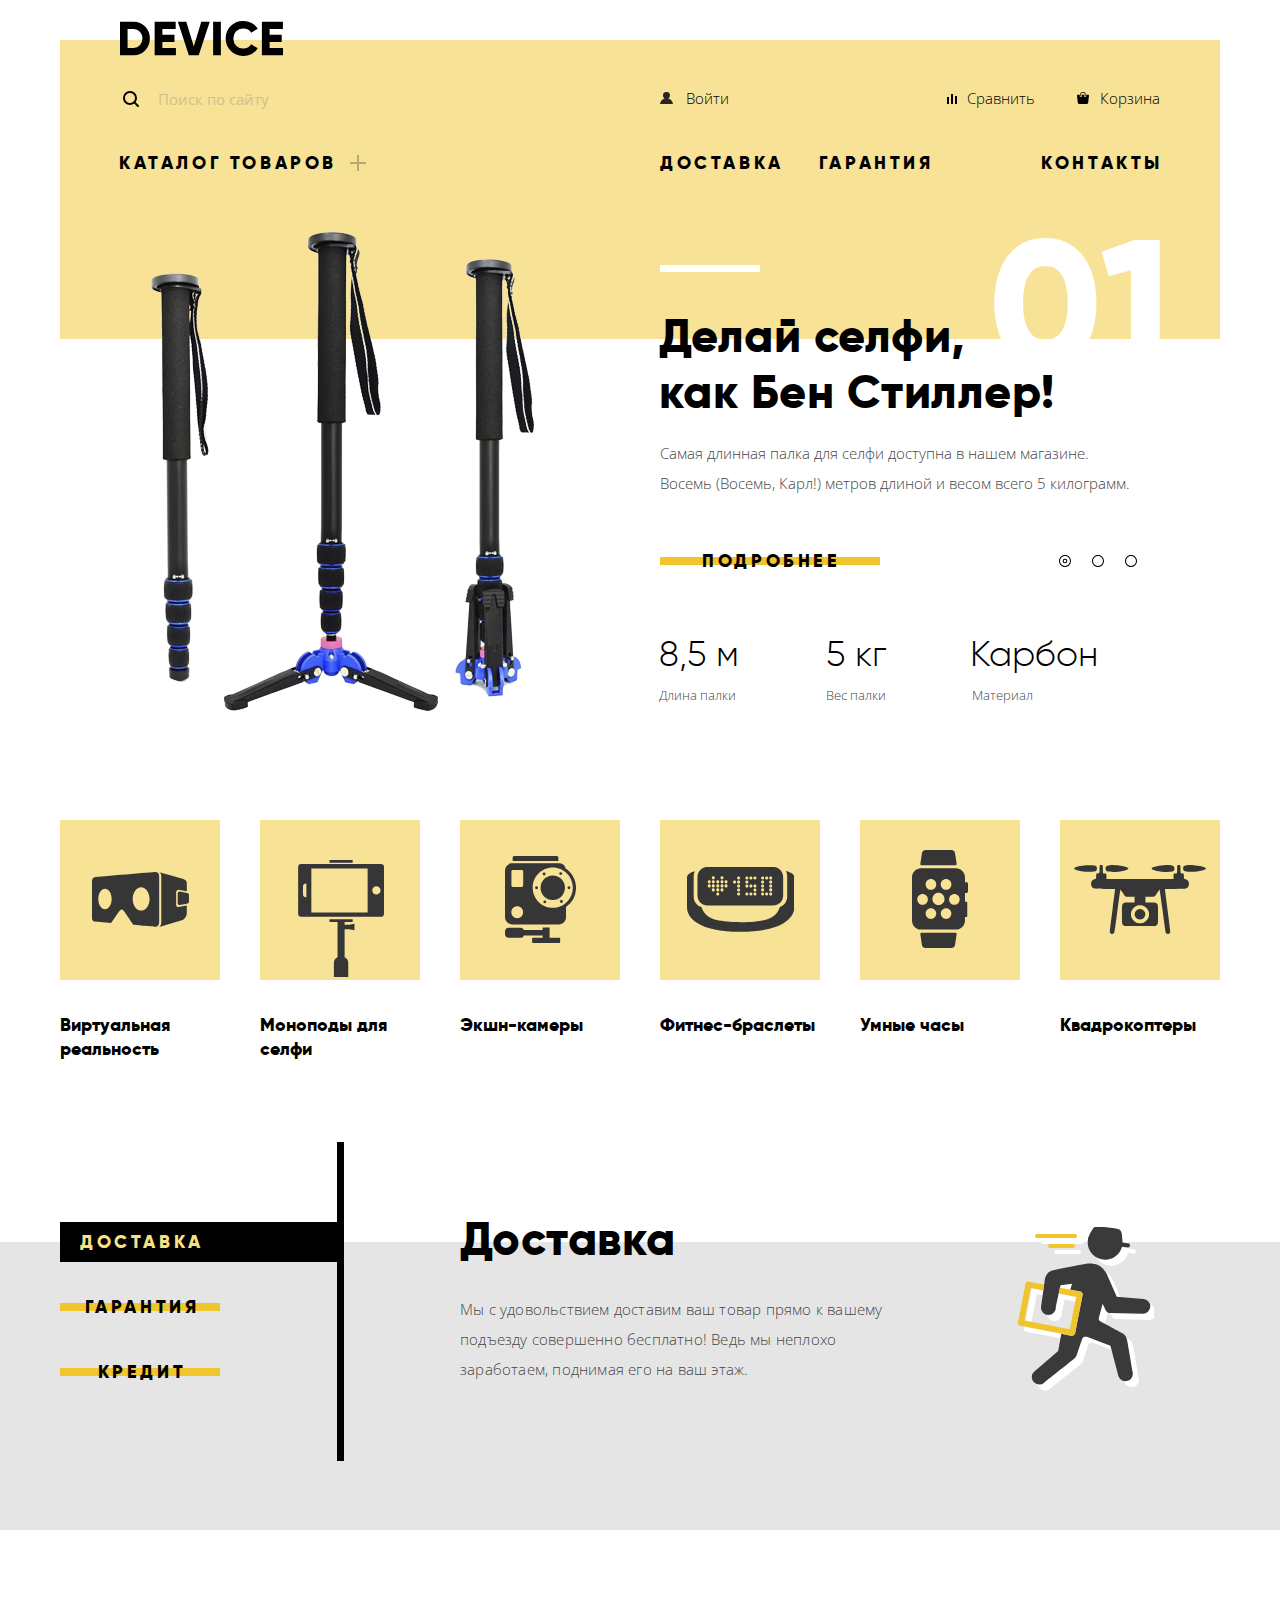
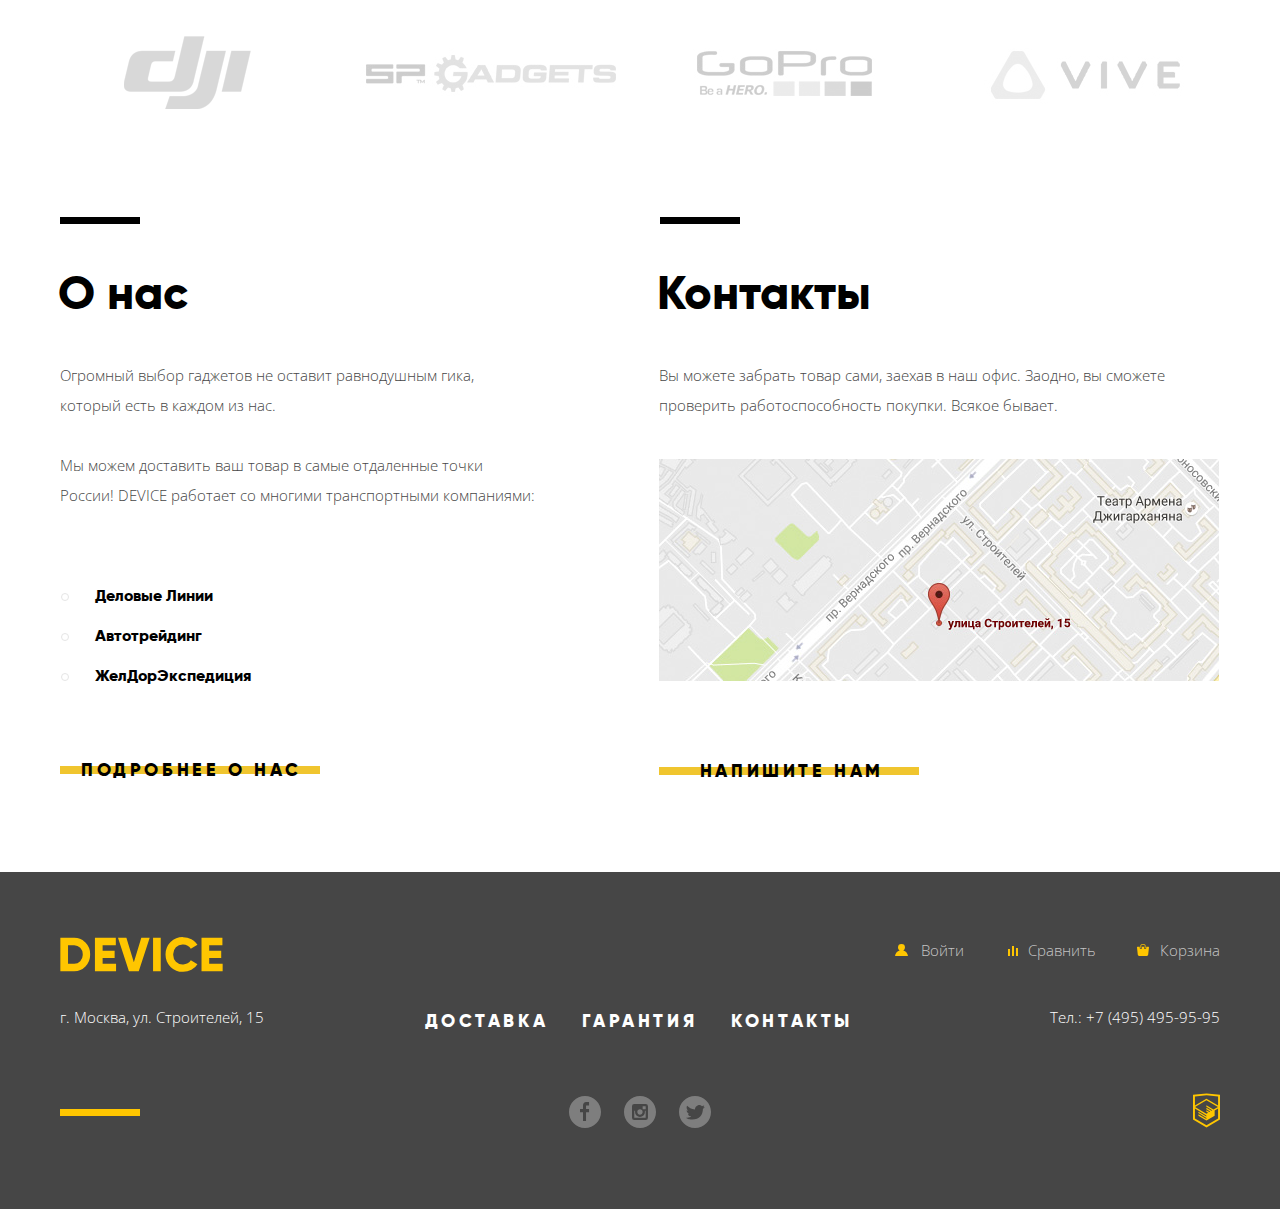
<file: index.html>
<!DOCTYPE html>
<html lang="ru">

<head>
  <meta charset="utf-8">
  <title>HTML Academy: Девайс</title>
  <link href="https://fonts.googleapis.com/css?family=Open+Sans:300,400&amp;subset=cyrillic" rel="stylesheet">
  <link rel="stylesheet" href="css/normalize.css">
  <link rel="stylesheet" href="css/style-min.css">
</head>

<body>
  <div class="container">
    <header class="main-header">
      <div class="main-header-column-left">
        <a class="main-header-logo main-header-logo-index">
          <img src="img/main-header-logo.svg" alt="Логотип сайта Девайс" width="163" height="35">
        </a>
        <form class="main-header-site-search" action="https://echo.htmlacademy.ru" method="post">
          <div class="main-header-site-search-input-box">
            <input class="main-header-site-search-input" type="text" name="search" placeholder="Поиск по сайту">
            <button type="submit" class="main-header-site-search-btn">Найти</button>
          </div>
        </form>
        <div class="main-header-catalog">
          <a href="catalog.html" class="main-header-navigation-catalog-btn">Каталог товаров</a>
          <div class="main-header-catalog-navigation-wrapper">
            <ul class="main-header-catalog-navigation main-header-catalog-navigation-1">
              <li class="main-header-catalog-navigation-item">
                <a href="vr-catalog" class="main-header-catalog-navigation-link">Виртуальная реальность</a>
              </li>
              <li class="main-header-catalog-navigation-item">
                <a href="selfie-catalog" class="main-header-catalog-navigation-link">Моноподы для селфи</a>
              </li>
              <li class="main-header-catalog-navigation-item">
                <a href="cameras-catalog" class="main-header-catalog-navigation-link">Экшн-камеры</a>
              </li>
            </ul>
            <ul class="main-header-catalog-navigation main-header-catalog-navigation-2">
              <li class="main-header-catalog-navigation-item">
                <a href="menu-catalog" class="main-header-catalog-navigation-link">Фитнес-браслеты</a>
              </li>
              <li class="main-header-catalog-navigation-item">
                <a href="watch-catalog" class="main-header-catalog-navigation-link">Умные часы</a>
              </li>
            </ul>
            <ul class="main-header-catalog-navigation main-header-catalog-navigation-3">
              <li class="main-header-catalog-navigation-item">
                <a href="copters-catalog" class="main-header-catalog-navigation-link">Квадрокоптеры</a>
              </li>
            </ul>
          </div>
        </div>
      </div>
      <nav class="main-navigation">
        <ul class="main-header-user-menu">
          <li class="main-header-user-menu-item main-header-user-menu-item-checkin">
            <a href="#" class="main-header-user-menu-link main-header-user-menu-link-checkin">Войти</a>
          </li>
          <li class="main-header-user-menu-item main-header-user-menu-item-compare">
            <a href="#" class="main-header-user-menu-link main-header-user-menu-link-compare">Сравнить</a>
          </li>
          <li class="main-header-user-menu-item main-header-user-menu-item-basket">
            <a href="#" class="main-header-user-menu-link main-header-user-menu-link-basket">Корзина</a>
          </li>
        </ul>
        <ul class="main-header-site-menu">
          <li class="main-header-site-menu-item">
            <a href="/delivery.html" class="main-header-site-menu-link">Доставка</a>
          </li>
          <li class="main-header-site-menu-item">
            <a href="/warranty.html" class="main-header-site-menu-link">Гарантия</a>
          </li>
          <li class="main-header-site-menu-item">
            <a href="/Contacts.html" class="main-header-site-menu-link">Контакты</a>
          </li>
        </ul>
      </nav>
    </header>
  </div>
  <main>
    <h1 class="visually-hidden">DEVICE</h1>
    <div class="container">
      <section class="main-promo">
        <h2 class="visually-hidden">Промо</h2>
        <ul class="promo-item-list">
          <li class="promo-item promo-item-1 current">
            <div class="promo-column-left">
              <img class="promo-item-image" src="img/slider-1-png.png" alt="Селфи палка" width="384" height="486">
            </div>
            <div class="promo-column-right">
              <h3 class="promo-item-title">Делай селфи,<br> как Бен Стиллер!</h3>
              <p class="promo-item-text">
                Самая длинная палка для селфи доступна в нашем магазине.
                Восемь (Восемь, Карл!) метров длиной и весом всего 5 килограмм.
              </p>
              <p class="promo-item-button">
                <a href="#" class="promo-item-button-link main-btn">Подробнее</a>
              </p>
              <table class="promo-item-characteristics">
                <tr class="promo-item-characteristics-name">
                  <td class="promo-item-characteristics-cell promo-item-characteristics-cell-name">8,5 м</td>
                  <td class="promo-item-characteristics-cell promo-item-characteristics-cell-name">5 кг</td>
                  <td class="promo-item-characteristics-cell promo-item-characteristics-cell-name">Карбон</td>
                </tr>
                <tr class="promo-item-characteristics-value">
                  <td class="promo-item-characteristics-cell promo-item-characteristics-cell-value">Длина палки</td>
                  <td class="promo-item-characteristics-cell promo-item-characteristics-cell-value">Вес палки</td>
                  <td class="promo-item-characteristics-cell promo-item-characteristics-cell-value">Материал</td>
                </tr>
              </table>
            </div>
          </li>
          <li class="promo-item promo-item-2">
            <div class="promo-column-left">
              <img class="promo-item-image" src="img/slider-2-png.png" alt="Фитнес-браслет" width="345" height="485">
            </div>
            <div class="promo-column-right">
              <h3 class="promo-item-title">Худеем правильно!</h3>
              <p class="promo-item-text">
                Мотивирующие фитнес-браслеты помогут найти в себе силы
                не пропускать занятия и соблюдать диету.
              </p>
              <p class="promo-item-button">
                <a href="#" class="promo-item-button-link main-btn">Подробнее</a>
              </p>
              <table class="promo-item-characteristics">
                <tr class="promo-item-characteristics-name">
                  <td class="promo-item-characteristics-cell promo-item-characteristics-cell-name">48 часов</td>
                </tr>
                <tr class="promo-item-characteristics-value">
                  <td class="promo-item-characteristics-cell promo-item-characteristics-cell-value">Без подзарядки</td>
                </tr>
              </table>
            </div>
          </li>
          <li class="promo-item promo-item-3">
            <div class="promo-column-left">
              <img class="promo-item-image" src="img/slider-3-png.png" alt="Квадрокоптер" width="526" height="334">
            </div>
            <div class="promo-column-right">
              <h3 class="promo-item-title">Порхает как бабочка, жалит как пчела!</h3>
              <p class="promo-item-text">
                Этот обычный, на первый взгляд, квадрокоптер оснащен
                мощным лазером, замаскированным под стандартную камеру.
              </p>
              <p class="promo-item-button">
                <a href="#" class="promo-item-button-link main-btn">Подробнее</a>
              </p>
              <table class="promo-item-characteristics">
                <tr class="promo-item-characteristics-name">
                  <td class="promo-item-characteristics-cell promo-item-characteristics-cell-name">800 м</td>
                  <td class="promo-item-characteristics-cell promo-item-characteristics-cell-name">50 м</td>
                </tr>
                <tr class="promo-item-characteristics-value">
                  <td class="promo-item-characteristics-cell promo-item-characteristics-cell-value">Дальность полета</td>
                  <td class="promo-item-characteristics-cell promo-item-characteristics-cell-value">Радиус поражения</td>
                </tr>
              </table>
            </div>
          </li>
        </ul>
        <p class="promo-item-pagination">
          <button type="button" class="promo-btn current"><span class="visually-hidden">1</span></button>
          <button type="button" class="promo-btn"><span class="visually-hidden">2</span></button>
          <button type="button" class="promo-btn"><span class="visually-hidden">3</span></button>
        </p>
      </section>
    </div>
    <section class="main-catalog container">
      <h2 class="visually-hidden">Каталог</h2>
      <ul class="main-catalog-list">
        <li class="main-catalog-item main-catalog-virtreal">
          <a href="vr-catalog" class="main-catalog-item-link main-catalog-item-link-virtreal">Виртуальная реальность</a>
        </li>
        <li class="main-catalog-item main-catalog-selfie">
          <a href="selfie-catalog" class="main-catalog-item-link main-catalog-item-link-selfie">Моноподы для селфи</a>
        </li>
        <li class="main-catalog-item main-catalog-cameras">
          <a href="cameras-catalog" class="main-catalog-item-link main-catalog-item-link-cameras">Экшн-камеры</a>
        </li>
        <li class="main-catalog-item main-catalog-fitnes">
          <a href="fitnes-catalog" class="main-catalog-item-link main-catalog-item-link-fitnes">Фитнес-браслеты</a>
        </li>
        <li class="main-catalog-item main-catalog-watch">
          <a href="watch-catalog" class="main-catalog-item-link main-catalog-item-link-watch">Умные часы</a>
        </li>
        <li class="main-catalog-item main-catalog-copters">
          <a href="copters-catalog" class="main-catalog-item-link main-catalog-item-link-copters">Квадрокоптеры</a>
        </li>
      </ul>
    </section>
    <section class="services">
      <h2 class="visually-hidden">Сервис</h2>
      <div class="container">
        <div class="services-wrapper">
          <ul class="services-item-list">
            <li class="services-item">
              <button type="button" class="services-button current">Доставка</button>
            </li>
            <li class="services-item">
              <button type="button" class="services-button">Гарантия</button>
            </li>
            <li class="services-item">
              <button type="button" class="services-button">Кредит</button>
            </li>
          </ul>
          <ul class="services-article-list">
            <li class="services-article services-article-delivery  current">
              <div class="services-article-title-box">
                <h3 class="services-article-title">Доставка</h3>
              </div>
              <p class="services-article-text">
                Мы с удовольствием доставим ваш товар прямо к вашему подъезду совершенно бесплатно!
                Ведь мы неплохо заработаем, поднимая его на ваш этаж.
              </p>
            </li>
            <li class="services-article services-article-warranty">
              <div class="services-article-title-box">
                <h3 class="services-article-title">Гарантия</h3>
              </div>
              <p class="services-article-text">
                Если из-за возгорания купленного у нас товара у вас сгорит дом — не переживайте,
                мы выдадим вам новый.<br>
                Товар, не дом, конечно же.
              </p>
            </li>
            <li class="services-article services-article-credit">
              <div class="services-article-title-box">
                <h3 class="services-article-title">Кредит</h3>
              </div>
              <p class="services-article-text">
                Залезть в долговую яму стало проще! Кредитные консультанты подберут для вас наиболее выгодные
                условия кредита. Выгодные для нашего банка, разумеется.
              </p>
            </li>
          </ul>
        </div>
      </div>
    </section>
    <section class="main-brand-section container">
      <h2 class="visually-hidden">Бренды</h2>
      <ul class="main-brand-item-list">
        <li class="main-brand-item">
          <a class="main-brand-link main-brand-link-dji" href="#">
            <img src="img/logo-dji-mono.png" alt="Логотип Dji" width="260" height="100">
          </a>
        </li>
        <li class="main-brand-item">
          <a class="main-brand-link main-brand-link-sp-gadgets" href="#">
            <img src="img/logo-sp-gadgets-mono.png" alt="Логотип Sp gadgets" width="260" height="100">
          </a>
        </li>
        <li class="main-brand-item">
          <a class="main-brand-link main-brand-link-gopro" href="#">
            <img src="img/logo-gopro-mono.png" alt="Логотип GoPro" width="260" height="100">
          </a>
        </li>
        <li class="main-brand-item">
          <a class="main-brand-link main-brand-link-vive" href="#">
            <img src="img/logo-vive-mono.png" alt="Логотип Vive" width="260" height="100">
          </a>
        </li>
      </ul>
    </section>
    <section class="main-info container">
      <div class="main-info-wrapper">
        <div class="main-info-text">
          <h2 class="main-info-title">О нас</h2>
          <p class="main-info-text-about">
            Огромный выбор гаджетов не оставит равнодушным гика,
            который есть в каждом из нас.
          </p>
          <p class="main-info-text-delivery">
            Мы можем доставить ваш товар в самые отдаленные точки России! DEVICE работает со многими транспортными компаниями:
          </p>
          <ul class="main-info-text-list">
            <li class="main-info-text-list-item">Деловые Линии</li>
            <li class="main-info-text-list-item">Автотрейдинг</li>
            <li class="main-info-text-list-item">ЖелДорЭкспедиция</li>
          </ul>
          <a href="#" class="main-info-button-text main-btn">Подробнее о нас</a>
        </div>
        <div class="main-info-contacts">
          <h2 class="main-contacts-title">Контакты</h2>
          <p class="main-contacts-text">
            Вы можете забрать товар сами, заехав в наш офис.
            Заодно, вы сможете проверить работоспособность покупки. Всякое бывает.
          </p>
          <div class="main-map-button-box">
            <a href="map" class="main-map-button">
              <img src="img/map-jpg.jpg" width="560" height="222" alt="Улица строителей дом 15 на карте">
            </a>
          </div>
          <a href="feedback" class="main-info-contacts-button main-btn">Напишите нам</a>
        </div>
      </div>
    </section>
  </main>
  <footer class="main-footer">
    <div class="container">
      <div class="main-footer-wrapper">
        <div class="main-footer-line main-footer-line-1">
          <a href="/" class="main-footer-logo">
            <img src="img/logo-device-footer.svg" alt="Логотип сайта Девайс" width="163" height="35">
          </a>
          <ul class="main-footer-user-menu">
            <li class="main-footer-user-menu-item main-footer-user-menu-item-checkin">
              <a href="#" class="main-footer-user-menu-link main-footer-user-menu-link-checkin">Войти</a>
            </li>
            <li class="main-footer-user-menu-item main-footer-user-menu-item-compare">
              <a href="#" class="main-footer-user-menu-link main-footer-user-menu-link-compare">Сравнить</a>
            </li>
            <li class="main-footer-user-menu-item main-footer-user-menu-item-basket">
              <a href="#" class="main-footer-user-menu-link main-footer-user-menu-link-basket">Корзина</a>
            </li>
          </ul>
        </div>
        <div class="main-footer-line main-footer-line-2">
          <p class="main-footer-address">
            г. Москва, ул. Строителей, 15
          </p>
          <ul class="main-footer-site-menu">
            <li class="main-footer-site-menu-item">
              <a href="/delivery.html" class="main-footer-site-menu-link">Доставка</a>
            </li>
            <li class="main-footer-site-menu-item">
              <a href="/warranty.html" class="main-footer-site-menu-link">Гарантия</a>
            </li>
            <li class="main-footer-site-menu-item">
              <a href="/Contacts.html" class="main-footer-site-menu-link">Контакты</a>
            </li>
          </ul>
          <p class="main-footer-tel">
            Тел.: +7 (495) 495-95-95
          </p>
        </div>
        <div class="main-footer-line main-footer-line-3">
          <ul class="main-footer-social-list">
            <li class="social-item">
              <a class="main-footer-social-button social-faceb" href="#">
                <span class="visually-hidden">Фейсбук</span>
                <img src="img/fb.svg" alt="наш Фейсбук" width="32" height="32">
              </a>
            </li>
            <li class="social-item">
              <a class="main-footer-social-button social-insta" href="#">
                <span class="visually-hidden">Инстаграм</span>
                <img src="img/instagram.svg" alt="наш Инстаграм" width="32" height="32">
              </a>
            </li>
            <li class="social-item">
              <a class="main-footer-social-button social-twitter" href="#">
                <span class="visually-hidden">Твиттер</span>
                <img src="img/twitter.svg" alt="наш Твиттер" width="32" height="32">
              </a>
            </li>
          </ul>
          <div class="main-footer-copyright">
            <a class="mainfooter-copyright-button" href="https://htmlacademy.ru">
              <span class="visually-hidden">HTML Academy</span>
              <img src="img/logo-html.svg" alt="лого HTML Academy" width="27" height="35">
            </a>
          </div>
        </div>
      </div>
    </div>
  </footer>
  <section class="map-popup">
    <h2 class="visually-hidden">Карта</h2>
    <iframe src="https://www.google.com/maps/embed?pb=!1m18!1m12!1m3!1d1590.3808076039327!2d37.528803139013576!3d55.68658661269731!2m3!1f0!2f0!3f0!3m2!1i1024!2i768!4f13.1!3m3!1m2!1s0x46b54cf65f5c8955%3A0x694710ccd55501e!2z0YPQuy4g0KHRgtGA0L7QuNGC0LXQu9C10LksIDE1LCDQnNC-0YHQutCy0LAsIDExOTMxMQ!5e0!3m2!1sru!2sru!4v1553439044206"
      width="960" height="559" allowfullscreen class="iframe-map"></iframe>
    <img class="map-popup-img visually-hidden" src="img/map-popup.png" width="960" height="559" alt="Улица строителей дом 15 на карте">
    <button type="button" class="popup-close-btn popup-close-btn-map"><span class="visually-hidden">Закрыть</span></button>
  </section>
  <div class="map-popup-close-box"></div>
  <section class="feedback-popup">
    <h2 class="visually-hidden">Обратная связь</h2>
    <form class="feedback-form" action="https://echo.htmlacademy.ru" method="post">
      <div class="feedback-form-fullname-box">
        <label for="feedback-form-name" class="fullname-label">Ваше имя:</label>
        <input type="text" name="fullname" id="feedback-form-name" placeholder="Имя Фамилия" class="fullname-input">
      </div>
      <div class="feedback-form-email-box">
        <label for="feedback-form-email" class="email-label">Ваш e-mail:</label>
        <input type="email" name="email" id="feedback-form-email" placeholder="email@example.com" class="email-input">
      </div>
      <div class="feedback-form-textarea-box">
        <label for="feedback-form-textarea" class="textarea-label">Текст письма:</label>
        <textarea name="text" rows="6" cols="80" id="feedback-form-textarea" placeholder="В свободной форме" class="feedback-textarea"></textarea>
      </div>
      <div class="feedback-form-btn-box">
        <button type="submit" class="main-btn feedback-form-btn">Отправить</button>
      </div>
    </form>
    <button type="button" class="popup-close-btn popup-close-btn-feedback"><span class="visually-hidden">Закрыть</span></button>
  </section>
  <div class="feedback-popup-close-box"></div>
  <script src="js/main-min.js"></script>
</body>

</html>
</file>
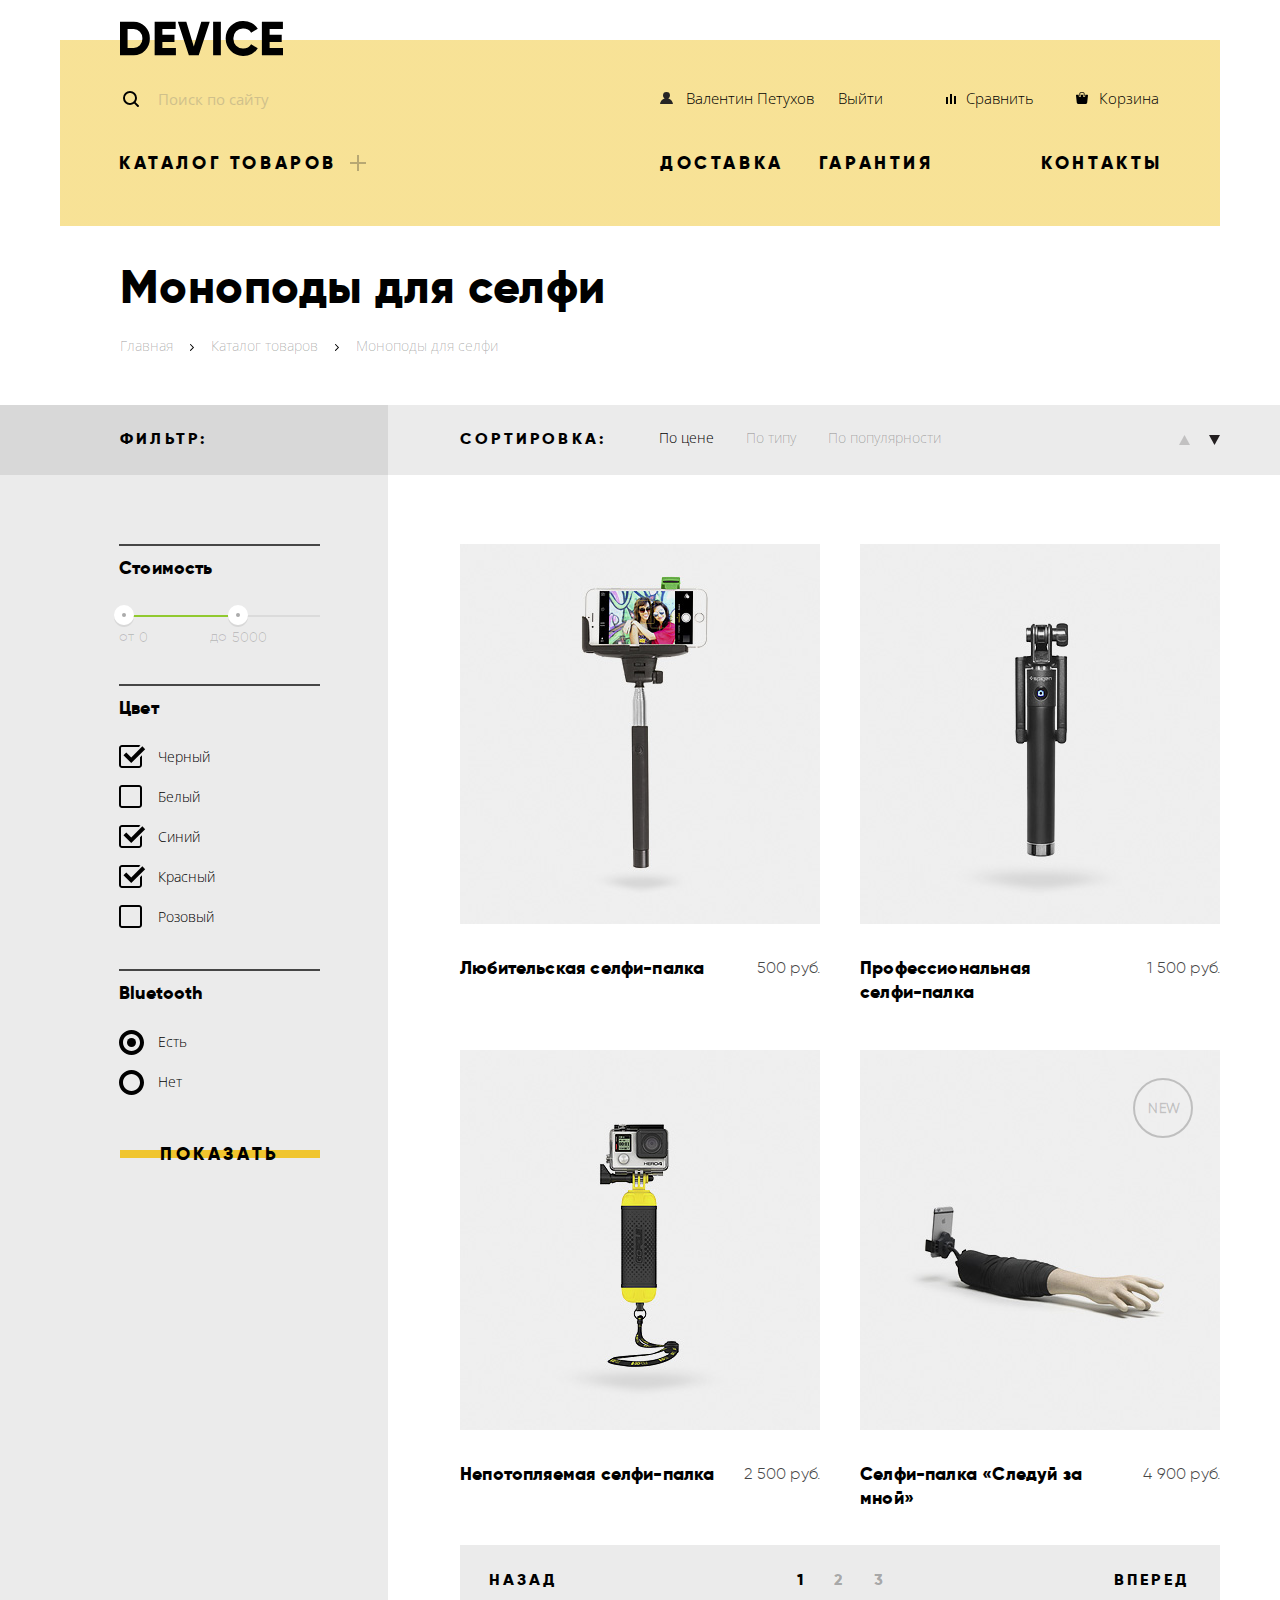
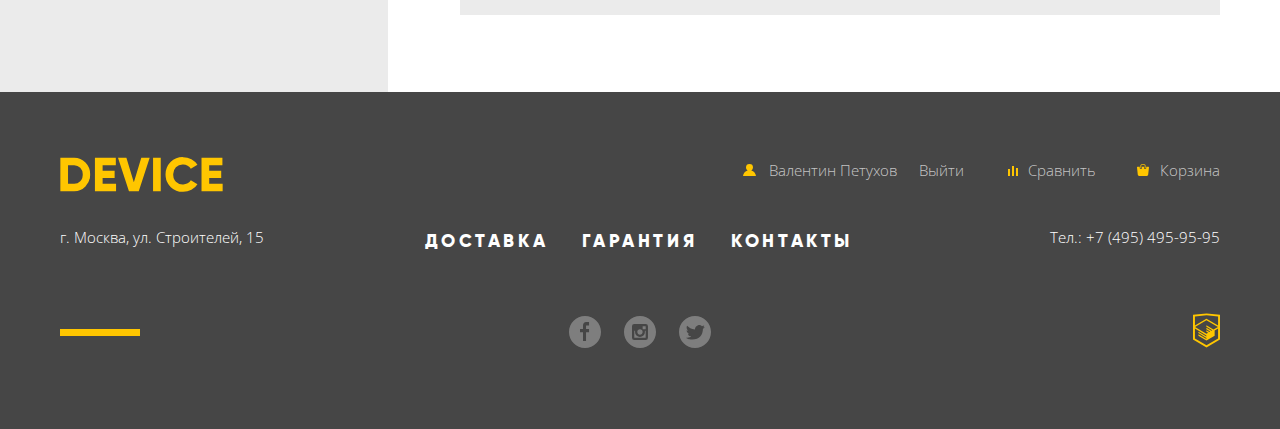
<file: catalog.html>
<!DOCTYPE html>
<html lang="ru">

<head>
  <meta charset="utf-8">
  <title>HTML Academy: Девайс</title>
  <link href="https://fonts.googleapis.com/css?family=Open+Sans:300,400&amp;subset=cyrillic" rel="stylesheet">
  <link rel="stylesheet" href="css/normalize.css">
  <link rel="stylesheet" href="css/style-min.css">
</head>

<body>
  <div class="container">
    <header class="main-header">
      <div class="main-header-column-left">
        <a href="index.html" class="main-header-logo">
          <img src="img/main-header-logo.svg" alt="Логотип сайта Девайс" width="163" height="35">
        </a>
        <form class="main-header-site-search" action="https://echo.htmlacademy.ru" method="post">
          <div class="main-header-site-search-input-box">
            <input class="main-header-site-search-input" type="text" name="search" placeholder="Поиск по сайту">
            <button type="submit" class="main-header-site-search-btn">Найти</button>
          </div>
        </form>
        <div class="main-header-catalog">
          <a class="main-header-navigation-catalog-btn">Каталог товаров</a>
          <div class="main-header-catalog-navigation-wrapper">
            <ul class="main-header-catalog-navigation main-header-catalog-navigation-1">
              <li class="main-header-catalog-navigation-item">
                <a href="vr-catalog" class="main-header-catalog-navigation-link">Виртуальная реальность</a>
              </li>
              <li class="main-header-catalog-navigation-item">
                <a href="selfie-catalog" class="main-header-catalog-navigation-link">Моноподы для селфи</a>
              </li>
              <li class="main-header-catalog-navigation-item">
                <a href="cameras-catalog" class="main-header-catalog-navigation-link">Экшн-камеры</a>
              </li>
            </ul>
            <ul class="main-header-catalog-navigation main-header-catalog-navigation-2">
              <li class="main-header-catalog-navigation-item">
                <a href="menu-catalog" class="main-header-catalog-navigation-link">Фитнес-браслеты</a>
              </li>
              <li class="main-header-catalog-navigation-item">
                <a href="watch-catalog" class="main-header-catalog-navigation-link">Умные часы</a>
              </li>
            </ul>
            <ul class="main-header-catalog-navigation main-header-catalog-navigation-3">
              <li class="main-header-catalog-navigation-item">
                <a href="copters-catalog" class="main-header-catalog-navigation-link">Квадрокоптеры</a>
              </li>
            </ul>
          </div>
        </div>
      </div>
      <nav class="main-navigation">
        <ul class="main-header-user-menu">
          <li class="main-header-user-menu-item main-header-user-menu-item-login">
            <a href="#" class="main-header-user-menu-link main-header-user-menu-link-login">Валентин Петухов</a>
          </li>
          <li class="main-header-user-menu-item main-header-user-menu-item-exit">
            <a href="#" class="main-header-user-menu-link main-header-user-menu-link-exit">Выйти</a>
          </li>
          <li class="main-header-user-menu-item main-header-user-menu-item-compare">
            <a href="#" class="main-header-user-menu-link main-header-user-menu-link-compare">Сравнить</a>
          </li>
          <li class="main-header-user-menu-item main-header-user-menu-item-basket">
            <a href="#" class="main-header-user-menu-link main-header-user-menu-link-basket">Корзина</a>
          </li>
        </ul>
        <ul class="main-header-site-menu">
          <li class="main-header-site-menu-item">
            <a href="/delivery.html" class="main-header-site-menu-link">Доставка</a>
          </li>
          <li class="main-header-site-menu-item">
            <a href="/warranty.html" class="main-header-site-menu-link">Гарантия</a>
          </li>
          <li class="main-header-site-menu-item">
            <a href="/Contacts.html" class="main-header-site-menu-link">Контакты</a>
          </li>
        </ul>
      </nav>
    </header>
  </div>
  <main>
    <div class="container">
      <div class="catalog-title-wrapper">
        <div class="catalog-title-box">
          <h1 class="catalog-title">Моноподы для селфи</h1>
        </div>
        <ul class="breadcrumbs-list">
          <li class="breadcrumbs-item"><a href="#" class="breadcrumbs-link">Главная</a></li>
          <li class="breadcrumbs-item"><a href="#" class="breadcrumbs-link">Каталог товаров</a></li>
          <li class="breadcrumbs-item current"><a class="breadcrumbs-link">Моноподы для селфи</a></li>
        </ul>
      </div>
    </div>
    <h2 class="visually-hidden">Каталог</h2>
    <div class="catalog-wrapper">
      <section class="filters">
        <div class="filters-title-box">
          <h2 class="filters-title">Фильтр:</h2>
        </div>
        <div class="filters-form-box">
          <form class="filters-form" action="https://echo.htmlacademy.ru" method="get">
            <div class="filters-fieldset-box">
              <fieldset class="filters-fieldset filters-price">
                <legend class="filters-fieldset-title filters-price-title">Стоимость</legend>
                <div class="filters-price-range-filter">
                  <div class="filters-price-range-controls">
                    <div class="filters-price-scale">
                      <div class="filters-price-bar"></div>
                    </div>
                    <div class="filters-price-toggle filters-price-toggle-min"></div>
                    <div class="filters-price-toggle filters-price-toggle-max"></div>
                  </div>
                  <div class="filters-price-price-controls">
                    <label for="min-price" class="filters-price-label filters-price-min-price">от </label>
                    <input class="filter-price-input filter-price-input-min-price" name="min-price" type="text" value="0" id="min-price">
                    <label for="max-price" class="filters-price-label filters-price-max-price">до </label>
                    <input class="filter-price-input filter-price-input-max-price" name="max-price" type="text" value="5000" id="max-price">
                  </div>
                </div>
              </fieldset>
            </div>
            <div class="filters-fieldset-box">
              <fieldset class="filters-fieldset filters-colors">
                <legend class="filters-fieldset-title filters-colors-title">Цвет</legend>
                <ul class="filters-colors-list">
                  <li class="filters-colors-option">
                    <input class="visually-hidden filters-input-checkbox" type="checkbox" name="filters-colors-black" value="filters-colors-black" id="filters-colors-black" checked>
                    <label class="filters-colors-text" for="filters-colors-black">Черный</label>
                  </li>
                  <li class="filters-colors-option">
                    <input class="visually-hidden filters-input-checkbox" type="checkbox" name="filters-colors-white" value="filters-colors-white" id="filters-colors-white">
                    <label class="filters-colors-text" for="filters-colors-white">Белый</label>
                  </li>
                  <li class="filters-colors-option">
                    <input class="visually-hidden filters-input-checkbox" type="checkbox" name="filters-colors-blue" value="filters-colors-blue" id="filters-colors-blue" checked>
                    <label class="filters-colors-text" for="filters-colors-blue">Синий</label>
                  </li>
                  <li class="filters-colors-option">
                    <input class="visually-hidden filters-input-checkbox" type="checkbox" name="filters-colors-red" value="filters-colors-red" id="filters-colors-red" checked>
                    <label class="filters-colors-text" for="filters-colors-red">Красный</label>
                  </li>
                  <li class="filters-colors-option">
                    <input class="visually-hidden filters-input-checkbox" type="checkbox" name="filters-colors-pink" value="filters-colors-pink" id="filters-colors-pink">
                    <label class="filters-colors-text" for="filters-colors-pink">Розовый</label>
                  </li>
                </ul>
              </fieldset>
            </div>
            <div class="filters-fieldset-box">
              <fieldset class="filters-fieldset filters-bluetooth">
                <legend class="filters-fieldset-title filters-bluetooth-title">Bluetooth</legend>
                <ul class="filters-bluetooth-list">
                  <li class="filters-bluetooth-option">
                    <input class="visually-hidden filters-bluetooth-radio" type="radio" name="bluetooth" value="yes" id="yes" checked>
                    <label class="filters-bluetooth-text" for="yes">Есть</label>
                  </li>
                  <li class="filters-bluetooth-option">
                    <input class="visually-hidden filters-bluetooth-radio" type="radio" name="bluetooth" value="no" id="no">
                    <label class="filters-bluetooth-text" for="no">Нет</label>
                  </li>
                </ul>
              </fieldset>
            </div>
            <div class="filters-botton-box">
              <button type="submit" class="filters-botton-show main-btn">Показать</button>
            </div>
          </form>
        </div>
      </section>
      <section class="catalog-items-items">
        <div class="sorting">
          <div class="sorting-wrapper">
            <div class="sorting-title-box">
              <h3 class="sorting-title">Сортировка:</h3>
            </div>
            <ul class="sorting-list">
              <li class="sorting-option current">
                <a class="sorting-link sorting-price">По цене</a>
              </li>
              <li class="sorting-option">
                <a class="sorting-link sorting-type" href="#">По типу</a>
              </li>
              <li class="sorting-option">
                <a class="sorting-link sorting-popularity" href="#">По популярности</a>
              </li>
            </ul>
            <ul class="sorting-arrows">
              <li class="sorting-arrows-option">
                <a class="sorting-arrows-link sorting-arrows-link-ascending" href="#"><span class="visually-hidden">По возрастанию</span></a>
              </li>
              <li class="sorting-arrows-option">
                <a class="sorting-arrows-link sorting-arrows-link-descending  current"><span class="visually-hidden">По убыванию</span></a>
              </li>
            </ul>
          </div>
        </div>
        <div class="catalog-items-list-box">
          <ul class="catalog-items-list">
            <li class="catalog-items-item">
              <div class="catalog-items-item-image">
                <img src="img/amateur-selfie-stick.jpg" alt="Любительская селфи-палка" width="360" height="380">
              </div>
              <div class="catalog-items-item-btn-box">
                <button type="button" class="main-btn catalog-items-item-btn-cart">В корзину</button>
                <button type="button" class="btn-comparison">Добавить к сравнению</button>
              </div>
              <p class="catalog-items-item-text">
                <a class="catalog-items-item-link" href="/catalog-items-item.html">Любительская селфи-палка</a>
                <span class="catalog-items-item-price">500 руб.</span>
              </p>
            </li>
            <li class="catalog-items-item">
              <div class="catalog-items-item-image">
                <img src="img/professional-selfie-stick.jpg" alt="Профессиональная селфи-палка" width="360" height="380">
              </div>
              <div class="catalog-items-item-btn-box">
                <button type="button" class="main-btn catalog-items-item-btn-cart">В корзину</button>
                <button type="button" class="btn-comparison">Добавить к сравнению</button>
              </div>
              <p class="catalog-items-item-text">
                <a class="catalog-items-item-link" href="/catalog-items-item.html">Профессиональная<br> селфи-палка</a>
                <span class="catalog-items-item-price">1 500 руб.</span>
              </p>
            </li>
            <li class="catalog-items-item">
              <div class="catalog-items-item-image">
                <img src="img/water-selfie-stick.jpg" alt="Непотопляемая селфи-палка" width="360" height="380">
              </div>
              <div class="catalog-items-item-btn-box">
                <button type="button" class="main-btn catalog-items-item-btn-cart">В корзину</button>
                <button type="button" class="btn-comparison">Добавить к сравнению</button>
              </div>
              <p class="catalog-items-item-text">
                <a class="catalog-items-item-link" href="/catalog-items-item.html">Непотопляемая селфи-палка</a>
                <span class="catalog-items-item-price">2 500 руб.</span>
              </p>
            </li>
            <li class="catalog-items-item items-new">
              <div class="catalog-items-item-image">
                <img src="img/follow-selfie-stick.jpg" alt="Селфи-палка «Следуй за мной»" width="360" height="380">
              </div>
              <div class="catalog-items-item-btn-box">
                <button type="button" class="main-btn catalog-items-item-btn-cart">В корзину</button>
                <button type="button" class="btn-comparison">Добавить к сравнению</button>
              </div>
              <p class="catalog-items-item-text">
                <a class="catalog-items-item-link" href="/catalog-items-item.html">Селфи-палка «Следуй за<br> мной»</a>
                <span class="catalog-items-item-price">4 900 руб.</span>
              </p>
            </li>
          </ul>
          <ul class="catalog-pagination-list">
            <li class="catalog-pagination-backwards">
              <a class="catalog-pagination-link-direction" href="#">Назад</a>
            </li>
            <li class="catalog-pagination-link-numbers">
              <ul class="catalog-pagination-link-numbers-list">
                <li class="catalog-pagination-item-numbers current">
                  <a class="catalog-pagination-link">1</a>
                </li>
                <li class="catalog-pagination-item-numbers">
                  <a class="catalog-pagination-link" href="#">2</a>
                </li>
                <li class="catalog-pagination-item-numbers">
                  <a class="catalog-pagination-link" href="#">3</a>
                </li>
              </ul>
            </li>
            <li class="catalog-pagination-forward">
              <a class="catalog-pagination-link-direction catalog-pagination-link-direction-forward" href="#">Вперед</a>
          </ul>
        </div>
      </section>
    </div>
  </main>
  <footer class="main-footer">
    <div class="container">
      <div class="main-footer-wrapper">
        <div class="main-footer-line main-footer-line-1">
          <a href="/" class="main-footer-logo">
            <img src="img/logo-device-footer.svg" alt="Логотип сайта Девайс" width="163" height="35">
          </a>
          <ul class="main-footer-user-menu">
            <li class="main-footer-user-menu-item main-footer-user-menu-item-login">
              <a href="#" class="main-footer-user-menu-link main-footer-user-menu-link-login">Валентин Петухов</a>
            </li>
            <li class="main-footer-user-menu-item main-footer-user-menu-item-exit">
              <a href="#" class="main-footer-user-menu-link">Выйти</a>
            </li>
            <li class="main-footer-user-menu-item main-footer-user-menu-item-compare">
              <a href="#" class="main-footer-user-menu-link main-footer-user-menu-link-compare">Сравнить</a>
            </li>
            <li class="main-footer-user-menu-item main-footer-user-menu-item-basket">
              <a href="#" class="main-footer-user-menu-link main-footer-user-menu-link-basket">Корзина</a>
            </li>
          </ul>
        </div>
        <div class="main-footer-line main-footer-line-2">
          <p class="main-footer-address">
            г. Москва, ул. Строителей, 15
          </p>
          <ul class="main-footer-site-menu">
            <li class="main-footer-site-menu-item">
              <a href="/delivery.html" class="main-footer-site-menu-link">Доставка</a>
            </li>
            <li class="main-footer-site-menu-item">
              <a href="/warranty.html" class="main-footer-site-menu-link">Гарантия</a>
            </li>
            <li class="main-footer-site-menu-item">
              <a href="/Contacts.html" class="main-footer-site-menu-link">Контакты</a>
            </li>
          </ul>
          <p class="main-footer-tel">
            Тел.: +7 (495) 495-95-95
          </p>
        </div>
        <div class="main-footer-line main-footer-line-3">
          <ul class="main-footer-social-list">
            <li class="social-item">
              <a class="main-footer-social-button social-faceb" href="#">
                <span class="visually-hidden">Фейсбук</span>
                <img src="img/fb.svg" alt="наш Фейсбук" width="32" height="32">
              </a>
            </li>
            <li class="social-item">
              <a class="main-footer-social-button social-insta" href="#">
                <span class="visually-hidden">Инстаграм</span>
                <img src="img/instagram.svg" alt="наш Инстаграм" width="32" height="32">
              </a>
            </li>
            <li class="social-item">
              <a class="main-footer-social-button social-twitter" href="#">
                <span class="visually-hidden">Твиттер</span>
                <img src="img/twitter.svg" alt="наш Твиттер" width="32" height="32">
              </a>
            </li>
          </ul>
          <div class="main-footer-copyright">
            <a class="mainfooter-copyright-button" href="https://htmlacademy.ru">
              <span class="visually-hidden">HTML Academy</span>
              <img src="img/logo-html.svg" alt="лого HTML Academy" width="27" height="35">
            </a>
          </div>
        </div>
      </div>
    </div>
  </footer>
  <script src="js/main-min.js"></script>
</body>

</html>
</file>
<file: css/style-min.css>
@keyframes bounce{0%{transform:translateY(-2000px)}70%{transform:translateY(30px)}90%{transform:translateY(-10px)}to{transform:translateY(0)}}@keyframes shake{0%,to{transform:translateX(0)}10%,30%,50%,70%,90%{transform:translateX(-10px)}20%,40%,60%,80%{transform:translateX(10px)}}@keyframes shake-2{0%,to{transform:translateX(0)}10%,30%,50%,70%,90%{transform:translateX(-10px)}20%,40%,60%,80%{transform:translateX(10px)}}@font-face{font-family:'Gilroy-Light';src:url(../fonts/10177-webfont.woff2) format('woff2'),url(../fonts/10177-webfont.woff) format('woff');font-weight:400;font-style:normal}@font-face{font-family:'Gilroy-ExtraBold';src:url(../fonts/10871-webfont.woff2) format('woff2'),url(../fonts/10871-webfont.woff) format('woff');font-weight:400;font-style:normal}html{box-sizing:border-box}*,::after,::before{box-sizing:inherit}body{position:relative;min-width:1200px;margin:0;padding:0;font-family:"Open Sans",Arial,sans-serif;font-size:15px;font-weight:300;color:#464646}a{text-decoration:none}.visually-hidden{position:absolute;clip:rect(0 0 0 0);width:1px;height:1px;margin:-1px}.container{width:1200px;padding:0 20px;margin:0 auto}button{background-color:transparent;border:0;padding:0}.main-btn{display:block;text-align:center;width:220px;height:40px;font-family:"Gilroy-ExtraBold",Arial,sans-serif;font-size:18px;line-height:24px;padding-top:8px;font-weight:400;letter-spacing:3.6px;text-transform:uppercase;color:#000;background-image:linear-gradient(transparent 16px,#f0c52e 16px,#f0c52e 24px,transparent 24px)}.main-btn:focus,.main-btn:hover{background-color:#f0c52e}.main-btn:active{color:rgba(0,0,0,.3);background-color:#f0c52e}.main-header{position:relative;display:flex;justify-content:space-between;padding:21px 60px 30px;background-image:linear-gradient(#fff 40px,rgba(240,197,46,.5) 40px)}.main-header-catalog-navigation{list-style:none;margin:0;padding:0}.main-header-column-left{display:flex;flex-direction:column;width:440px;height:154px}.main-header-logo{margin-bottom:15px}.main-header-site-search{margin-bottom:auto}.main-header-site-search-input-box{display:flex;width:440px;min-height:49px;position:relative;padding-left:38px}.main-header-site-search-input{min-height:49px;position:relative;padding:0;margin:0 auto 0 0;outline:0;border:0;background:0 0;line-height:30px;opacity:.3}.main-header-site-search-input:hover{opacity:.6}.main-catalog-item-link:focus::before,.main-catalog-item-link:hover::before,.main-header-site-search-input:focus{opacity:1}.main-header-site-search-input:focus+.main-header-site-search-btn{display:block}.main-header-site-search-input-box::before{content:"";position:absolute;top:17px;left:3px;width:16px;height:16px;background-image:url(../img/search.svg);background-repeat:no-repeat;background-position:0 0}.main-header-site-search-btn{display:none;width:85px;height:49px;border:solid 2px #000;border-bottom:none}.main-header-site-search-input-box.show .main-header-site-search-btn{display:block}.main-header-site-search-btn::after{content:"";position:absolute;top:49px;left:0;width:440px;height:2px;background-color:#000}.main-header-site-search-btn:focus,.main-header-site-search-btn:hover{color:#fff;background-color:#000}.main-header-site-search-btn:active{color:rgba(255,255,255,.3);background-color:#000}.main-navigation{display:flex;flex-direction:column;padding-top:62px;padding-bottom:21px;justify-content:space-between;width:500px}.main-header-user-menu{display:flex;flex-wrap:wrap;padding:0;margin:0 0 38px;list-style:none}.main-header-user-menu-item{padding-left:26px}.main-header-user-menu-item-login{position:relative;padding-left:26px;margin-right:24px}.main-header-user-menu-link-basket::before,.main-header-user-menu-link-checkin::before,.main-header-user-menu-link-compare::before,.main-header-user-menu-link-login::before{content:"";position:absolute;top:9px;left:0;width:15px;height:13px;background-image:url(../img/user.svg);background-repeat:no-repeat;background-position:0 0}.main-header-user-menu-item-exit{padding-left:0;margin-right:57px}.main-header-user-menu-item-checkin{position:relative;margin-right:auto}.main-header-user-menu-item-compare{position:relative;margin-right:39px}.main-header-user-menu-link-basket::before,.main-header-user-menu-link-compare::before{top:11px;left:6px;background-image:url(../img/compare.svg)}.main-header-user-menu-item-basket{position:relative}.main-header-user-menu-link-basket::before{top:9px;left:3px;background-image:url(../img/cart.svg)}.main-header-site-menu{display:flex;flex-wrap:wrap;width:100%;margin:0;padding:0;list-style:none}.main-header-site-menu-item{margin-right:35px}.main-header-site-menu-item:nth-child(3n){margin-left:auto;margin-right:-3px}.main-header-user-menu-link{font-family:"Open Sans",Arial,sans-serif;font-size:15px;line-height:30px;font-weight:300;color:#000}.main-header-navigation-catalog-btn,.main-header-site-menu-link{font-family:"Gilroy-ExtraBold",Arial,sans-serif;font-size:18px;line-height:24px;font-weight:400;letter-spacing:3.6px;text-transform:uppercase;color:#000}.main-header-navigation-catalog-btn{position:relative;width:250px;margin-left:-1px}.main-header-navigation-catalog-btn::after{content:"";position:absolute;top:4px;left:231px;width:18px;height:18px;background-image:url(../img/plus.svg);background-repeat:no-repeat;background-position:0 0;opacity:.3}.main-header-catalog:hover .main-header-catalog-navigation-wrapper{display:flex}.main-header-catalog-navigation-wrapper{display:none;position:absolute;z-index:100;top:208px;left:0;width:1160px;min-height:132px;padding-left:60px;background-color:#f7e296}.main-header-catalog-navigation-wrapper::before{content:"";position:absolute;top:-37px;left:58px;width:250px;height:45px}.main-header-catalog-navigation{display:flex;flex-direction:column;width:200px}.main-header-catalog-navigation-1{margin-right:40px}.main-header-catalog-navigation-link{font-family:"Open Sans",Arial,sans-serif;font-size:15px;line-height:36px;font-weight:300;color:#000}.main-header-user-menu-link:focus,.main-header-user-menu-link:hover{opacity:.6}.main-header-navigation-catalog-btn:focus,.main-header-navigation-catalog-btn:hover{color:rgba(0,0,0,.6)}.main-header-catalog-navigation-link:focus,.main-header-catalog-navigation-link:hover,.main-header-site-menu-link:focus,.main-header-site-menu-link:hover{opacity:.6}.main-header-logo:not(.main-header-logo-index):focus,.main-header-logo:not(.main-header-logo-index):hover{opacity:.6}.main-header-logo:not(.main-header-logo-index):active{opacity:.3}.main-header-user-menu-link:active{opacity:.3}.main-header-navigation-catalog-btn:active{color:rgba(0,0,0,.3)}.main-header-catalog-navigation-link:active,.main-header-site-menu-link:active{opacity:.3}.main-promo{position:relative;min-height:550px;z-index:50;padding-top:2px;padding-right:59px;background-image:linear-gradient(rgba(240,197,46,.5) 113px,#fff 113px)}.promo-item{display:none;justify-content:space-between}.promo-item.current{display:flex;padding-right:4px}.promo-column-left{width:500px}.promo-item-1 .promo-column-left{padding-left:90px}.promo-item-2 .promo-column-left{padding-top:12px;padding-left:116px}.promo-item-3 .promo-column-left{padding-top:65px;padding-left:31px}.promo-column-right{display:flex;flex-direction:column;padding:80px 20px 0;width:520px}.promo-column-right::before{content:"";position:absolute;top:39px;left:600px;width:100px;height:7px;background-color:#fff}.promo-item-1::after,.promo-item-2::after{position:absolute;top:-25px;font-size:179px;font-weight:800;letter-spacing:1.8px;color:#fff}.promo-item-1::after{font-family:"Gilroy-ExtraBold",Arial,sans-serif;content:"01";left:929px}.promo-item-2::after{content:"02";left:904px}.promo-item-2::after,.promo-item-3::after,.promo-item-title{font-family:"Gilroy-ExtraBold",Arial,sans-serif}.promo-item-3::after{content:"03";position:absolute;top:-25px;left:903px;z-index:-1;font-size:179px;font-weight:800;letter-spacing:1.8px;color:#fff}.promo-item-title{width:400px;padding:0 0 0 2px;margin:0 0 18px;font-size:47px;line-height:56px;font-weight:400;letter-spacing:.47px;color:#000}.promo-item-3 .promo-item-title{width:502px}.promo-item-list{list-style:none;margin:0;padding:0}.promo-item-text{padding:0 0 0 3px;margin:0 0 43px;font-family:"Open Sans",Arial,sans-serif;font-size:15px;line-height:30px;font-weight:300;color:#464646}.promo-item-2 .promo-item-text{padding-right:24px}.promo-item-3 .promo-item-text{padding-right:6px}.promo-item-button{padding:0 0 0 3px;margin:0 0 45px}.promo-item-button-link{padding-left:3px;font-family:"Gilroy-ExtraBold",Arial,sans-serif;font-size:18px;line-height:24px;font-weight:400;letter-spacing:3.6px;color:#000}.promo-item-characteristics-value{font-family:"Open Sans",Arial,sans-serif;font-size:13px;line-height:20px;font-weight:300;color:#464646}.promo-item-characteristics-cell{margin:0;padding:0;width:158px}.promo-item-characteristics-cell:nth-child(2n){width:137px}.promo-item-characteristics-cell-name{padding-top:1px}.promo-item-characteristics-cell-value{padding-top:6px}.promo-item-characteristics-cell-value:nth-child(3n){padding-left:2px}.promo-item-3 .promo-item-characteristics-value{width:340px;padding-left:2px;padding-top:9px}.promo-item-3 .promo-item-characteristics-name{width:238px}.promo-item-characteristics-name{font-family:"Gilroy-Light",Arial,sans-serif;font-size:36px;line-height:48px;font-weight:300;color:#000}.promo-item-pagination{position:absolute;top:329px;left:999px;display:flex;justify-content:space-between;width:78px;height:20px;padding:0;margin:0}.promo-btn,.promo-btn.current{width:12px;height:12px;background-image:url(../img/slider-button.svg);background-repeat:no-repeat;background-position:center}.promo-btn{background-image:url(../img/slider-button-empty.svg)}.main-catalog-item-link{font-family:"Gilroy-ExtraBold",Arial,sans-serif;font-size:18px;line-height:24px;font-weight:400;color:#000}.main-catalog-item-link-selfie::after,.main-catalog-item-link-virtreal::after{content:"";position:absolute;top:43px;left:0;width:160px;height:160px;background-image:url(../img/popular-1.svg);background-repeat:no-repeat;background-position:center}.main-catalog-item-link-selfie{padding-right:40px}.main-catalog-item-link-selfie::after{background-image:url(../img/popular-2.svg);background-position:38px 41px}.main-catalog-item-link-cameras::after,.main-catalog-item-link-copters::after,.main-catalog-item-link-fitnes::after,.main-catalog-item-link-watch::after{content:"";position:absolute;top:43px;left:0;width:160px;height:160px;background-image:url(../img/popular-3.svg);background-repeat:no-repeat;background-position:center}.main-catalog-item-link-copters::after,.main-catalog-item-link-fitnes::after,.main-catalog-item-link-watch::after{background-image:url(../img/popular-4.svg)}.main-catalog-item-link-copters::after,.main-catalog-item-link-watch::after{background-image:url(../img/popular-5.svg)}.main-catalog-item-link-copters::after{background-image:url(../img/popular-6.svg)}.main-catalog-item-link::before{content:"";position:absolute;top:44px;left:0;width:160px;height:160px;background-color:#f0c52e;opacity:.5}.main-catalog-list{display:flex;flex-wrap:wrap;justify-content:space-between;list-style:none;margin:0;padding:0}.main-catalog-item{position:relative;width:160px;padding-top:237px}.breadcrumbs-item .current .breadcrumbs-link:active,.main-catalog-item-link:active{color:rgba(0,0,0,.3)}.main-catalog-item-link:active::before{opacity:1}.main-catalog-item-link:active::after{opacity:.3}.services{width:100%;padding-bottom:138px;padding-top:161px;background-image:linear-gradient(#fff 181px,#e5e5e5 181px)}.services-wrapper{display:flex}.services-item-list{position:relative;display:flex;flex-direction:column;justify-content:space-between;width:320px;padding:0;margin:0 80px 0 0;list-style:none}.services-item-list::after{content:"";position:absolute;top:-80px;left:277px;width:7px;height:319px;background-color:#000}.services-article-list{width:720px;list-style:none;margin:0;padding:0}.services-article{display:none}.services-article.current{position:relative;display:flex;flex-direction:column;justify-content:space-between;width:700px}.services-button{width:160px;height:40px;padding-left:4px;font-family:"Gilroy-ExtraBold",Arial,sans-serif;font-size:18px;line-height:24px;font-weight:400;letter-spacing:3.6px;text-transform:uppercase;color:#000;background-image:linear-gradient(transparent 16px,#f0c52e 16px,#f0c52e 24px,transparent 24px)}.services-item{margin-bottom:25px}.services-item:last-child{margin-bottom:0}.services-button:focus,.services-button:hover{background-color:#f0c52e}.services-button.current,.services-button:active{width:278px;text-align:left;padding-left:20px;background-image:none;color:#f7e184;background-color:#000}.services-button.current{height:40px;text-transform:uppercase}.services-article-title-box{margin-bottom:38px}.services-article-title{margin:0;padding:0;font-family:"Gilroy-ExtraBold",Arial,sans-serif;font-size:47px;line-height:34px;font-weight:800;letter-spacing:.47px;color:#000}.services-article-text{margin:0;padding:0 262px 0 0;font-family:"Open Sans",Arial,sans-serif;font-size:15px;line-height:30px;font-weight:300;letter-spacing:.2px;color:#464646}.services-article-credit::after,.services-article-delivery::after,.services-article-warranty::after{content:"";position:absolute;top:5px;left:558px;width:136px;height:164px;background-image:url(../img/delivery.svg);background-repeat:no-repeat;background-position:center}.services-article-credit::after,.services-article-warranty::after{top:-30px;width:180px;height:200px;background-image:url(../img/warranty.svg)}.services-article-credit::after{width:160px;height:190px;background-image:url(../img/credit.svg)}.main-brand-section{padding:94px 20px}.main-brand-item-list{display:flex;justify-content:space-between;margin:0;padding:0;list-style:none}.main-brand-item{width:260px}.main-brand-link{display:block;height:100px}.main-brand-link-dji:hover,.main-brand-link-sp-gadgets:hover{background-image:url(../img/logo-dji.png);background-repeat:no-repeat;background-position:center}.main-brand-link-sp-gadgets:hover{background-image:url(../img/logo-sp-gadgets.png)}.main-brand-link-gopro:hover,.main-brand-link-vive:hover{background-image:url(../img/logo-gopro.png);background-repeat:no-repeat;background-position:center}.main-brand-link-vive:hover{background-image:url(../img/logo-vive.png)}.main-info-wrapper{position:relative;display:flex;justify-content:space-between;padding-top:51px;padding-bottom:81px}.main-info-text{width:500px}.main-info-contacts::before,.main-info-text::before{content:"";position:absolute;top:-1px;left:0;width:80px;height:7px;background-color:#000}.main-info-contacts{width:580px;padding-left:19px}.main-info-contacts::before{left:600px}.main-contacts-title,.main-info-title{padding:0;margin:0 0 43px -2px;font-family:"Gilroy-ExtraBold",Arial,sans-serif;font-size:47px;line-height:48px;font-weight:800;color:#000}.main-info-text-about{margin-bottom:30px;padding-right:22px}.main-contacts-text,.main-info-text-about,.main-info-text-delivery{font-family:"Open Sans",Arial,sans-serif;font-size:15px;line-height:30px;font-weight:300;color:#464646}.main-info-text-delivery{padding-right:22px;margin-bottom:66px}.main-contacts-text{margin-bottom:39px}.main-info-text-list{margin-left:0;padding:0;margin-bottom:54px;list-style:none;font-family:"Gilroy-ExtraBold",Arial,sans-serif;font-size:16px;line-height:40px;font-weight:800;color:#000}.main-info-text-list-item{position:relative;padding-left:35px}.main-info-text-list-item::before{content:"";position:absolute;top:17px;left:1px;width:8px;height:8px;border:1px solid #e5e5e5;border-radius:8px}.main-map-button-box{margin-bottom:67px}.main-info-contacts-button{width:260px;padding-left:6px}.main-info-button-text{padding-left:3px;width:260px}.main-footer{font-family:"Open Sans",Arial,sans-serif;background-color:#464646;font-size:15px;line-height:30px;font-weight:300;color:#fff}.main-footer-wrapper{display:flex;flex-direction:column;justify-content:space-between;padding-top:63px;padding-bottom:72px}.main-footer-logo{padding-top:2px}.main-footer-line{display:flex;justify-content:space-between}.main-footer-line-1{margin-bottom:21px}.main-footer-line-2{margin-bottom:57px}.main-footer-user-menu{margin:0}.main-footer-site-menu,.main-footer-social-list,.main-footer-user-menu{list-style:none;padding:0}.main-footer-user-menu{display:flex;justify-content:space-between}.main-footer-user-menu-item-login{position:relative;margin-right:22px;padding-left:28px}.main-footer-user-menu-link-basket::before,.main-footer-user-menu-link-checkin::before,.main-footer-user-menu-link-compare::before,.main-footer-user-menu-link-login::before{content:"";position:absolute;top:9px;left:2px;width:15px;height:13px;background-image:url(../img/user-footer.svg);background-repeat:no-repeat;background-position:0 0}.main-footer-user-menu-item-checkin{position:relative;padding-left:28px;margin-left:auto;margin-right:39px}.main-footer-user-menu-item-exit{position:relative;margin-right:39px}.main-footer-user-menu-item-compare{position:relative;padding-left:25px;margin-right:39px}.main-footer-user-menu-link-basket::before,.main-footer-user-menu-link-compare::before{top:11px;left:5px;background-image:url(../img/compare-footer.svg)}.main-footer-user-menu-item-basket{position:relative;padding-left:25px}.main-footer-user-menu-link-basket::before{top:9px;left:2px;background-image:url(../img/cart-footer.svg)}.main-footer-site-menu{display:flex;width:440px;padding-top:4px;margin:0 25px 0 0}.main-footer-site-menu-item{margin-right:34px}.main-footer-site-menu-link{background-color:#464646;font-family:"Gilroy-ExtraBold",Arial,sans-serif;font-size:18px;line-height:24px;font-weight:400;letter-spacing:3.6px;text-transform:uppercase;color:#fff}.main-footer-logo:focus,.main-footer-logo:hover,.main-footer-site-menu-link:focus,.main-footer-site-menu-link:hover,.main-footer-user-menu-link:focus::before,.main-footer-user-menu-link:hover::before{opacity:.6}.main-footer-logo:active,.main-footer-site-menu-link:active{opacity:.3}.main-footer-user-menu-link{background-color:#464646;font-family:"Open Sans",Arial,sans-serif;font-size:15px;line-height:30px;font-weight:300;color:rgba(255,255,255,.7)}.main-footer-user-menu-link:focus,.main-footer-user-menu-link:hover{color:#fff}.main-footer-user-menu-link:active{opacity:.3}.main-footer-address,.main-footer-tel{margin:0;padding:0}.main-footer-line-3{position:relative}.main-footer-social-list{display:flex;justify-content:center;width:440px;padding-top:3px;padding-left:27px;margin:0 auto}.social-item{margin-right:23px}.social-item:last-child{margin-right:0}.main-footer-social-button{opacity:.3}.main-footer-social-button:focus,.main-footer-social-button:hover{opacity:.6}.main-footer-social-button:active{opacity:.1}.mainfooter-copyright-button:focus,.mainfooter-copyright-button:hover{opacity:.6}.mainfooter-copyright-button:active{opacity:.3}.main-footer-line-3::after{content:"";position:absolute;top:16px;left:0;width:80px;height:7px;background-color:#ffc600}.catalog-title-wrapper{padding-top:2px;padding-bottom:47px;padding-left:60px}.catalog-title-box{padding-top:35px;margin-bottom:23px}.catalog-title{margin:0;padding:0;font-family:"Gilroy-ExtraBold",Arial,sans-serif;font-size:47px;line-height:48px;font-weight:400;letter-spacing:.47px;color:#000}.breadcrumbs-item{position:relative;padding-right:38px}.breadcrumbs-item::after{content:"";position:absolute;top:10px;right:17px;width:4px;height:7px;background-image:url(../img/nav-arrow.svg);background-repeat:no-repeat;background-position:0 0}.breadcrumbs-item:last-child::after{display:none}.breadcrumbs-list{display:flex;list-style:none;padding:0;margin:0}.breadcrumbs-link{font-family:"Open Sans",Arial,sans-serif;font-size:14px;line-height:24px;font-weight:300;color:rgba(0,0,0,.3)}.breadcrumbs-link:focus,.breadcrumbs-link:hover{color:rgba(0,0,0,.6)}.breadcrumbs-link:active{color:rgba(0,0,0,.1)}.current .breadcrumbs-link{font-family:"Open Sans",Arial,sans-serif;font-size:14px;line-height:24px;font-weight:300;color:rgba(0,0,0,.3)}.current .breadcrumbs-link:focus,.current .breadcrumbs-link:hover{color:rgba(0,0,0,.3)}.catalog-wrapper{display:flex;width:100%}.filters-price{min-height:128px}.filters,.filters-title-box{display:flex;background-color:rgba(0,0,0,.08)}.filters{flex-direction:column;align-items:flex-end;width:calc(50% - 252px)}.filters-title-box{width:100%;justify-content:flex-end}.filters-title{width:268px;margin:0;padding:22px 0 24px;font-family:"Gilroy-ExtraBold",Arial,sans-serif;font-size:16px;line-height:24px;font-weight:800;text-transform:uppercase;letter-spacing:3.2px;color:#000}.filters-price-range-controls{position:relative}.filters-price-scale{height:2px;margin-bottom:8px;background-color:#dbdbdb}.filters-price-bar{height:2px;width:54%;background-color:#91c92f}.filters-colors-text::before,.filters-price-toggle{position:absolute;width:20px;height:22px;top:-10px;background-image:url(../img/filter-button.svg);background-repeat:no-repeat;background-position:0 0}.filters-price-toggle-min{left:-5px}.filters-price-toggle-max{left:54%}.filters-price-price-controls{display:flex;width:200px}.filter-price-input,.filters-price-label{font-family:"Gilroy-Light",Arial,sans-serif;font-size:14px;line-height:24px;color:rgba(0,0,0,.2)}.filters-price-label{margin-right:3px}.filter-price-input{width:50px;background:0 0;border:0}.filter-price-input-min-price{margin-right:23px}.filters-form-box{padding-top:69px;padding-right:68px}.filters-form{display:flex;flex-direction:column;align-items:flex-end;width:260px;padding:0;margin:0}.filters-fieldset-box{width:201px;padding-top:10px;border-top:2px solid}.filters-fieldset{border:0;padding:0;margin:0}.filters-fieldset-title{padding:0;margin:0;font-family:"Gilroy-ExtraBold",Arial,sans-serif;font-size:18px;line-height:24px;font-weight:400;letter-spacing:.18px;color:#000}.filters-price-title{margin-bottom:35px}.filters-bluetooth-list,.filters-colors-list{list-style:none;padding:0;margin:0}.filters-colors-title{margin-bottom:17px}.filters-colors-option{position:relative;padding-left:39px}.filters-bluetooth-text,.filters-colors-text{padding:0;margin:0;font-family:"Open Sans",Arial,sans-serif;font-size:14px;line-height:40px;font-weight:300;color:#000}.filters-colors-text::before{content:"";top:8px;left:0;width:27px;height:23px;background-image:url(../img/checkbox-off.svg)}.filters-colors-text:hover::before,.filters-input-checkbox:focus+.filters-colors-text::before{opacity:.6}.filters-input-checkbox:checked+.filters-colors-text::before{content:"";position:absolute;top:8px;left:0;width:27px;height:23px;background-image:url(../img/checkbox-on.svg);background-repeat:no-repeat;background-position:0 0}.filters-input-checkbox:not(:disabled):checked+.filters-colors-text:focus::before,.filters-input-checkbox:not(:disabled):checked+.filters-colors-text:hover::before{opacity:.6}.filters-input-bluetooth:disabled,.filters-input-checkbox:disabled+.filters-colors-text,.filters-input-checkbox:disabled+.filters-colors-text::before{opacity:.25}.filters-colors{padding-bottom:32px}.filters-bluetooth-title{margin-bottom:17px}.filters-bluetooth-option{position:relative;padding-left:39px}.filters-bluetooth-text::before{content:"";position:absolute;top:8px;left:0;width:25px;height:25px;background-image:url(../img/radio-off.svg);background-repeat:no-repeat;background-position:0 0}.filters-bluetooth-radio:focus+.filters-bluetooth-text::before,.filters-bluetooth-text:hover::before{opacity:.6}.filters-bluetooth-radio:checked+.filters-bluetooth-text::before{content:"";position:absolute;top:8px;left:0;width:25px;height:25px;background-image:url(../img/radio-on.svg);background-repeat:no-repeat;background-position:0 0}.filters-bluetooth-radio:checked+.filters-bluetooth-text:focus::before,.filters-bluetooth-radio:checked+.filters-bluetooth-text:hover::before{opacity:.6}.filters-botton-show{width:200px;padding-top:0}.filters-botton-box{padding-top:32px}.sorting{width:100%;background-color:rgba(0,0,0,.08);padding-left:72px;padding-top:22px;padding-bottom:18px}.sorting-wrapper{display:flex;justify-content:space-between;width:760px}.sorting-title{margin:0;padding:0;font-family:"Gilroy-ExtraBold",Arial,sans-serif;font-size:16px;line-height:24px;font-weight:800;text-transform:uppercase;letter-spacing:3.2px;color:#000}.sorting-list{display:flex;flex-wrap:wrap;justify-content:space-between;width:300px;margin:0;padding:2px 18px 0 0;list-style:none}.sorting-link{font-family:"Open Sans",Arial,sans-serif;font-size:14px;line-height:18px;font-weight:300;color:rgba(0,0,0,.3)}.sorting-link:focus,.sorting-link:hover{color:rgba(0,0,0,.6)}.current .sorting-link,.sorting-link:active{color:#000}.sorting-arrows{position:relative;display:flex;justify-content:space-between;list-style:none;margin-left:169px}.sorting-arrows-link-ascending,.sorting-arrows-link-descending{position:absolute;top:-7px;left:-1px;width:11px;height:10px;background-image:url(../img/icon-up-dir.svg);background-repeat:no-repeat;background-position:0 0}.sorting-arrows-link-descending{left:29px;background-image:url(../img/icon-down-dir.svg)}.sorting-arrows-link{opacity:.2}.sorting-arrows-link.current{opacity:1}.sorting-arrows-link:not(.current):focus,.sorting-arrows-link:not(.current):hover{opacity:.4}.sorting-arrows-link:not(.current):active{opacity:1}.catalog-items-items{display:flex;flex-direction:column;width:calc(50% + 252px)}.catalog-items-list-box{padding-top:69px;padding-left:72px;padding-bottom:77px}.catalog-items-list{display:flex;justify-content:space-between;flex-wrap:wrap;align-content:space-between;padding:0;width:760px;min-height:966px;margin:0 0 35px;list-style:none}.catalog-items-item{position:relative;width:360px}.catalog-items-item-image{padding:0;margin:0 0 29px}.catalog-items-item:focus .catalog-items-item-btn-box,.catalog-items-item:hover .catalog-items-item-btn-box{display:flex}.catalog-items-item:focus .catalog-items-item-image,.catalog-items-item:hover .catalog-items-item-image{opacity:.7}.catalog-items-item-btn-box{display:none;flex-direction:column;justify-content:center;align-items:center;position:absolute;top:0;left:0;width:360px;height:380px;padding-top:50px;cursor:pointer}.catalog-items-item-btn-cart{padding-top:0;margin-bottom:28px;cursor:pointer}.btn-comparison{font-size:13px;opacity:.5;cursor:pointer}.btn-comparison:focus,.btn-comparison:hover{opacity:1}.btn-comparison:active{opacity:.2}.catalog-items-item-text{display:flex;justify-content:space-between;margin:0;padding:0}.catalog-items-item-link{font-family:"Gilroy-ExtraBold",Arial,sans-serif;font-size:18px;line-height:24px;font-weight:400;letter-spacing:.18px;color:#000}.catalog-items-item-link:focus,.catalog-items-item-link:hover{opacity:.6}.catalog-items-item-link:active{opacity:.3}.catalog-items-item-price{font-family:"Gilroy-Light",Arial,sans-serif;font-size:16px;line-height:24px;letter-spacing:.16px;font-weight:300;color:#464646}.catalog-items-item.items-new::after{content:"NEW";position:absolute;top:28px;left:273px;width:60px;height:60px;padding-top:17px;padding-left:13px;font-family:"Gilroy-Light",Arial,sans-serif;font-size:14px;line-height:24px;font-weight:800;letter-spacing:.7px;color:rgba(0,0,0,.2);border:2px solid rgba(0,0,0,.2);border-radius:50%}.catalog-pagination-list{display:flex;justify-content:space-between;width:760px;min-height:70px;list-style:none;margin:0;padding:0;background-color:rgba(0,0,0,.08)}.catalog-pagination-link-numbers{display:flex;margin:auto}.catalog-pagination-link-numbers-list{display:flex;justify-content:space-between;align-items:center;width:104px;min-height:70px;margin:auto 0;padding:0 0 0 14px;list-style:none}.catalog-pagination-link{font-family:"Gilroy-ExtraBold",Arial,sans-serif;font-size:16px;font-weight:400;letter-spacing:3.2px;color:rgba(0,0,0,.3)}.catalog-pagination-link:focus,.catalog-pagination-link:hover{color:rgba(0,0,0,.6)}.catalog-pagination-link:active,.current .catalog-pagination-link{color:#000}.catalog-pagination-link-direction{display:block;width:126px;height:70px;text-align:center;padding-top:23px;font-family:"Gilroy-ExtraBold",Arial,sans-serif;font-size:16px;line-height:24px;font-weight:400;letter-spacing:3.2px;text-transform:uppercase;color:#000}.catalog-pagination-link-direction-forward{width:137px}.catalog-pagination-link-direction:focus,.catalog-pagination-link-direction:hover{background-color:rgba(0,0,0,.08)}.catalog-pagination-link-direction:active{background-color:rgba(0,0,0,.08);color:rgba(0,0,0,.3)}.map-popup,.map-popup-close-box{display:none;position:fixed;top:0;bottom:0;left:0;right:0;margin:auto}.map-popup{box-shadow:0 10px 20px 0 rgba(0,0,0,.2);width:960px;height:559px;z-index:100}.map-popup-close-box{width:100%;height:100%;z-index:99}.map-popup.show{display:block;animation-name:bounce;animation-duration:.6s}.map-popup-close-box.show{display:block}.popup-close-btn{position:absolute;width:55px;height:55px;background-image:url(../img/modal-close.svg);background-repeat:no-repeat;background-position:0 0;opacity:.5}.popup-close-btn:focus,.popup-close-btn:hover{opacity:1}.popup-close-btn:active{opacity:.3}.popup-close-btn-map{top:22px;left:883px}.iframe-map{border:0}.feedback-popup,.feedback-popup-close-box{display:none;position:fixed;top:0;bottom:0;left:0;right:0;margin:auto}.feedback-popup{padding-top:93px;padding-left:101px;background-color:#fff;box-shadow:0 10px 20px 0 rgba(0,0,0,.2);width:960px;height:553px;z-index:100}.feedback-popup-close-box{width:100%;height:100%;z-index:99}.feedback-popup.show{display:block;animation-name:bounce;animation-duration:.6s}.popup-close-btn-feedback{top:22px;left:883px}.feedback-popup-close-box.show{display:block}.feedback-form{display:flex;flex-wrap:wrap;width:760px;height:375px}.feedback-form label{font-family:"Gilroy-ExtraBold",Arial,sans-serif;font-size:18px;line-height:24px;color:#000}.feedback-form-fullname-box{display:flex;flex-direction:column;margin-right:39px;margin-bottom:23px}.fullname-input{margin:0;width:360px;height:50px;padding:0 0 0 19px;border:0;background-color:#f2f2f2;opacity:.5}.fullname-input:hover{background-color:#eaeaea}.fullname-input:focus{border:solid 3px #f0c52e;background-color:#fff}.feedback-form-email-box{display:flex;flex-direction:column}.feedback-form-email{padding-left:19px}.email-input{margin:0;width:360px;height:50px;padding:0 0 0 19px;border:0;background-color:#f2f2f2;opacity:.5}.email-input:hover{background-color:#eaeaea}.email-input:focus{border:solid 3px #f0c52e;background-color:#fff}.feedback-form.invalid .email-input,.feedback-form.invalid .fullname-input{background-color:#edb5b5;animation-name:shake;animation-duration:.6s}.feedback-form.again-invalid .email-input,.feedback-form.again-invalid .fullname-input{background-color:#edb5b5;animation-name:shake-2;animation-duration:.6s}.email-label,.fullname-label{margin-bottom:7px}.feedback-form-textarea-box{display:flex;flex-direction:column;margin-bottom:42px;padding-top:9px}.textarea-label{margin-bottom:7px}.feedback-textarea{resize:none;box-sizing:border-box;width:760px;min-height:156px;margin:0;padding:15px 0 0 19px;border:0;background-color:#f2f2f2;opacity:.5}.feedback-textarea:hover{background-color:#eaeaea}.feedback-textarea:focus{border:solid 3px #f0c52e;background-color:#fff}.feedback-form-btn{width:200px;padding-top:0}
</file>
